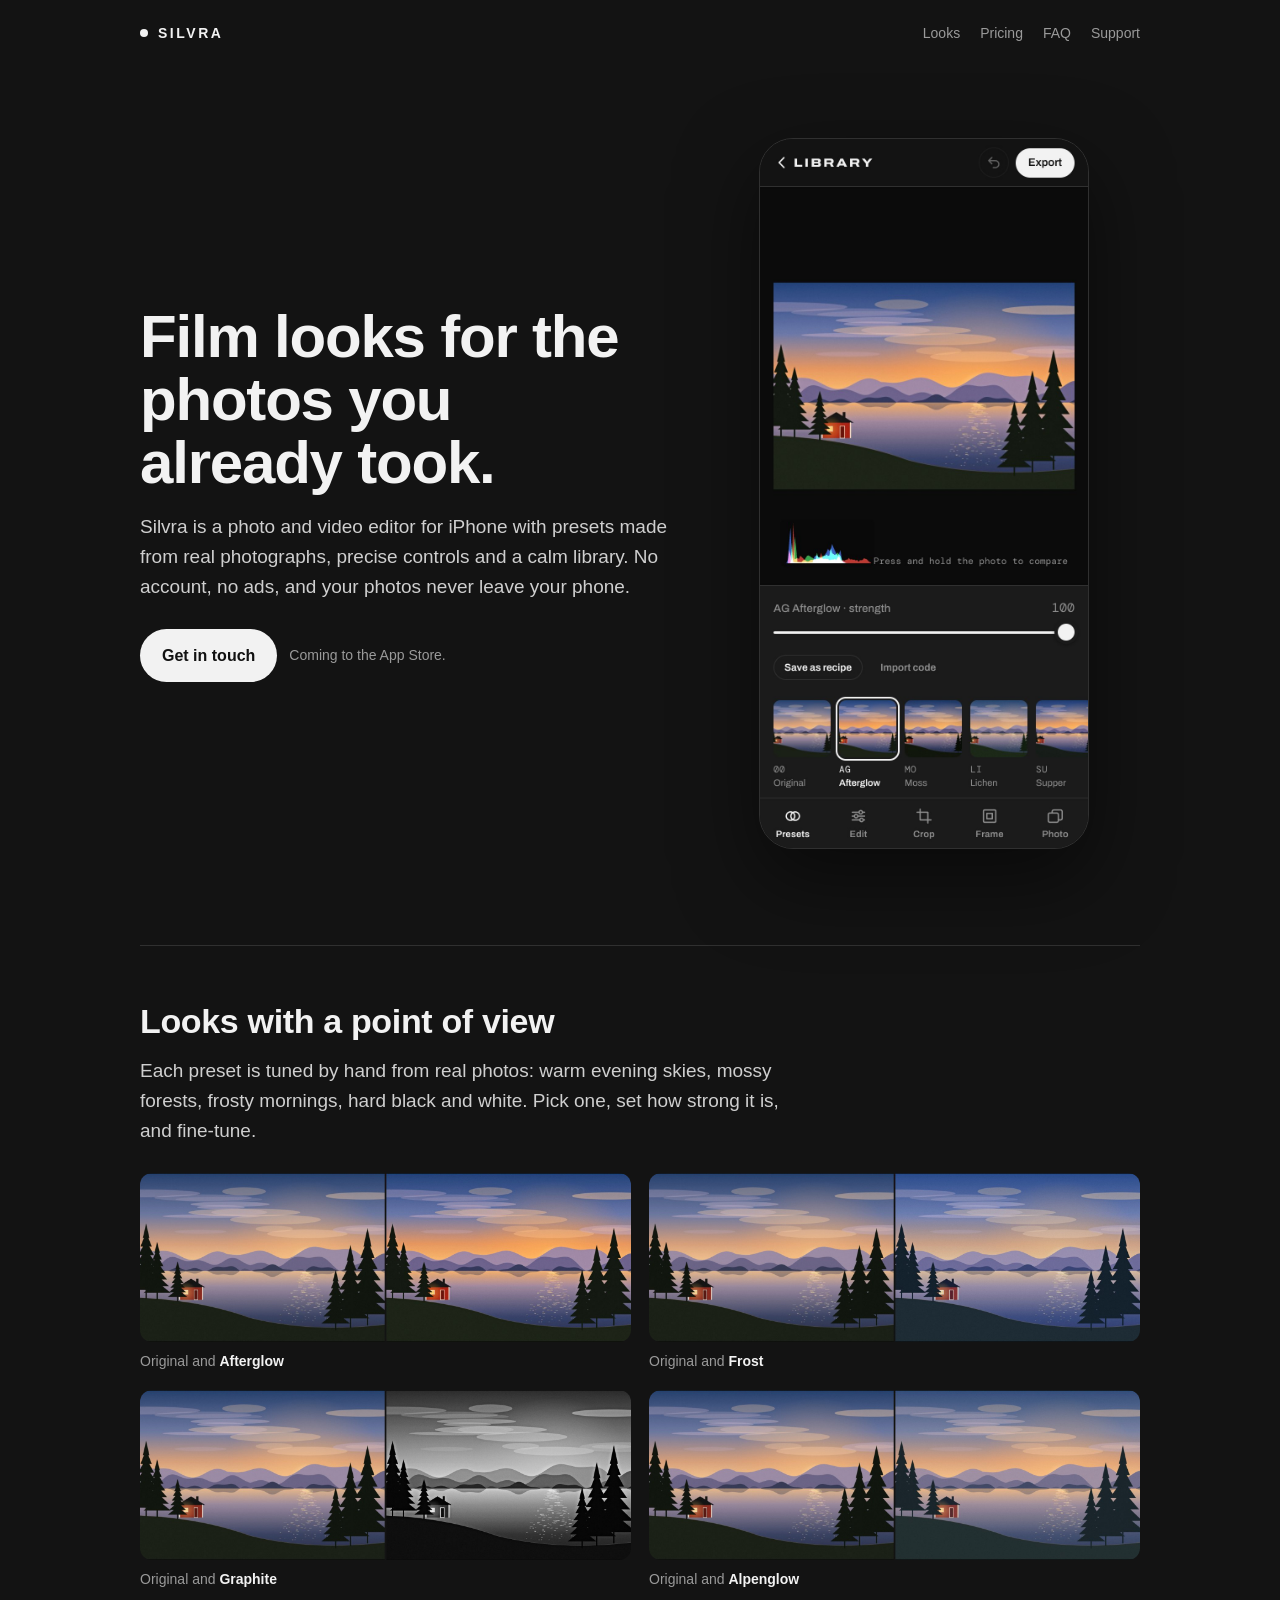
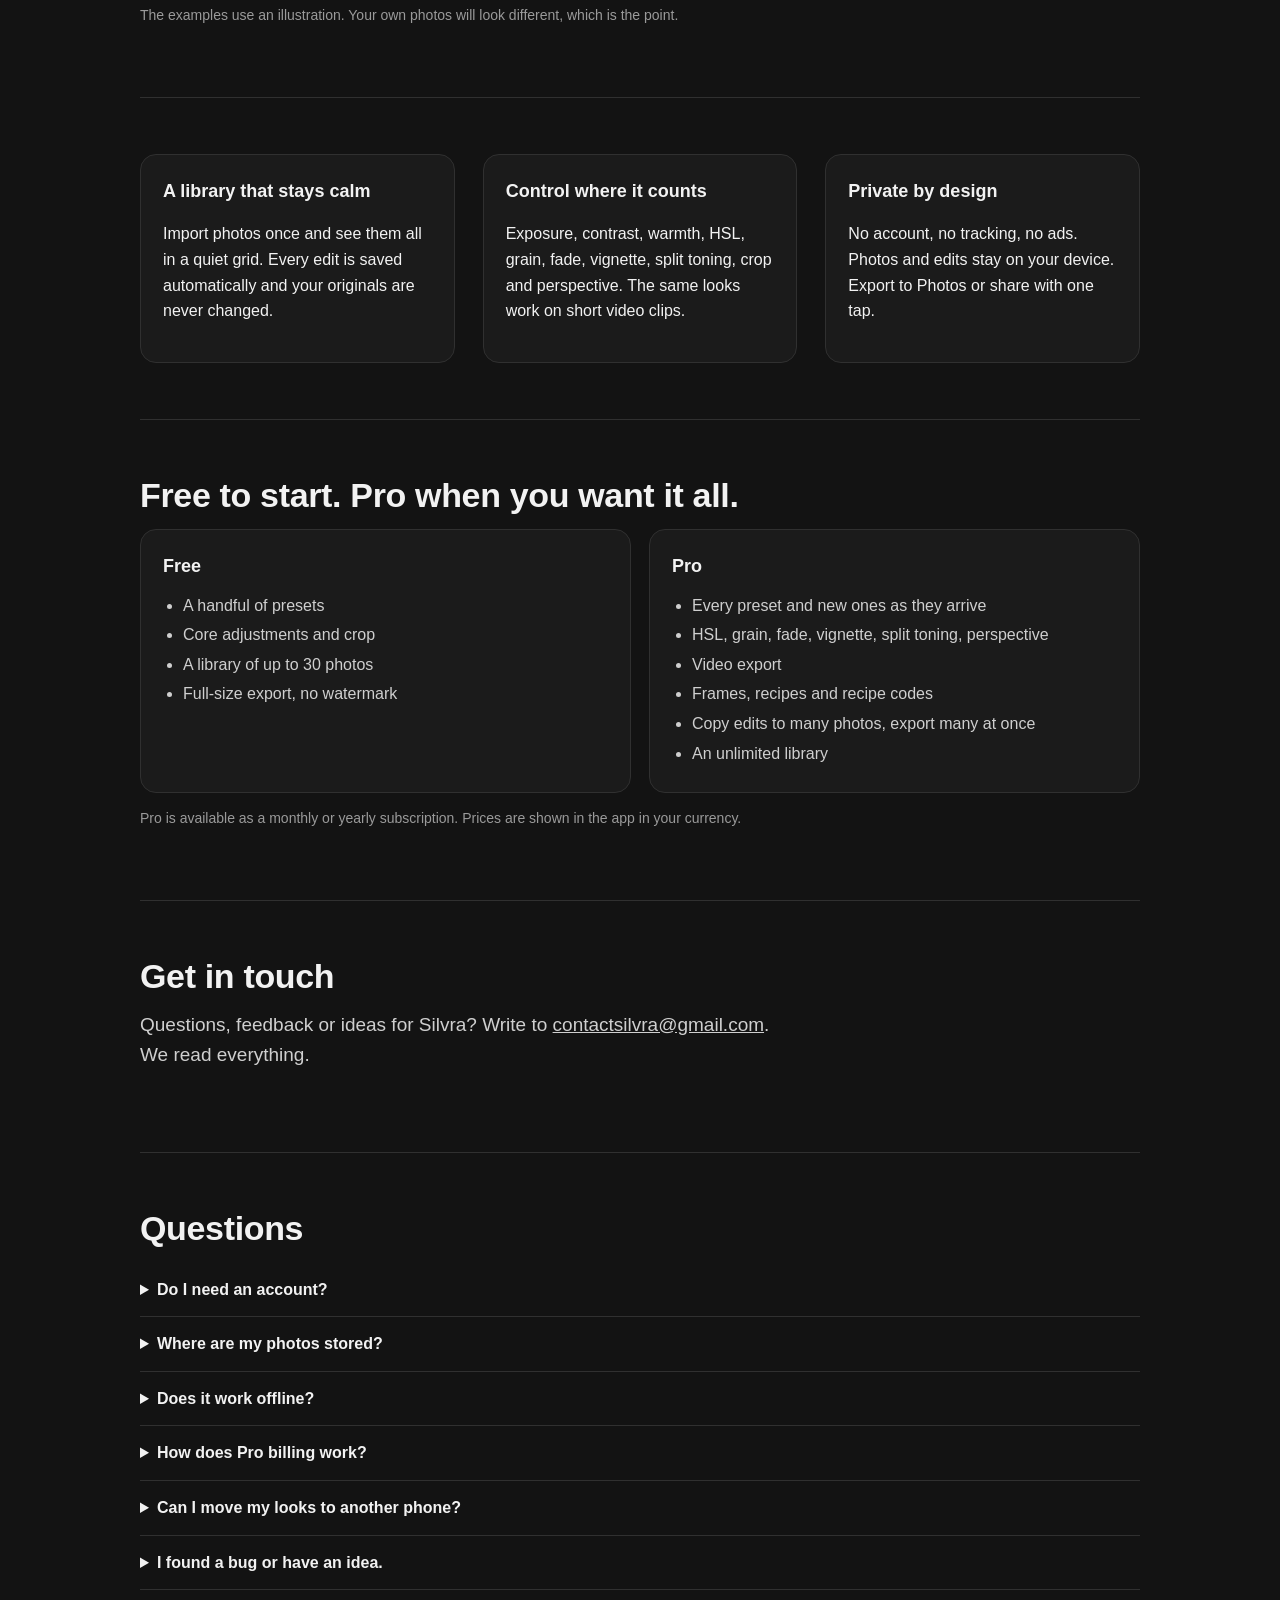
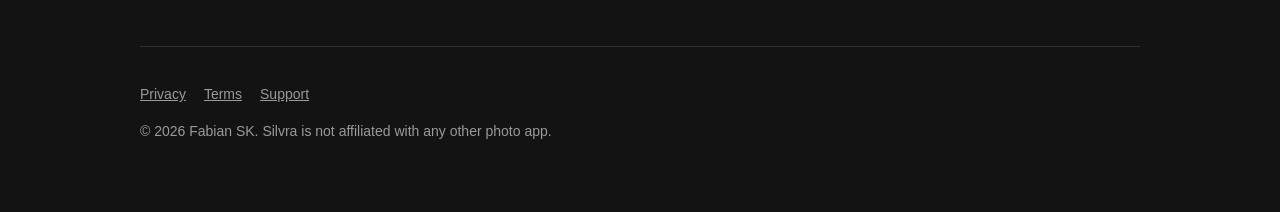
<file: index.html>
<!DOCTYPE html>
<html lang="en">
<head>
<meta charset="utf-8">
<meta name="viewport" content="width=device-width,initial-scale=1">
<title>Silvra: film looks and a calm library for your photos</title>
<meta name="description" content="Silvra is a photo editor for iPhone with film-inspired presets, fine control and a private library. No account, no ads, nothing leaves your phone.">
<meta property="og:title" content="Silvra">
<meta property="og:description" content="Film-inspired presets and a calm library for your photos. No account. Nothing leaves your phone.">
<meta property="og:image" content="img/before-after-afterglow.jpg">
<link rel="stylesheet" href="style.css">
</head>
<body>
<div class="wrap">
  <header class="top">
    <a class="logo" href="./"><i></i>Silvra</a>
    <nav class="top"><a href="#looks">Looks</a><a href="#pricing">Pricing</a><a href="#faq">FAQ</a><a href="support.html">Support</a></nav>
  </header>

  <div class="hero">
    <div>
      <h1>Film looks for the photos you already took.</h1>
      <p class="lead">Silvra is a photo and video editor for iPhone with presets made from real photographs, precise controls and a calm library. No account, no ads, and your photos never leave your phone.</p>
      <div class="row">
        <a class="btn" href="#contact">Get in touch</a>
        <span class="small">Coming to the App Store.</span>
      </div>
    </div>
    <div class="phone"><img src="img/app-presets.jpg" alt="Silvra editing a photo with the Afterglow preset" width="780" height="1688"></div>
  </div>

  <section id="looks">
    <h2>Looks with a point of view</h2>
    <p class="lead">Each preset is tuned by hand from real photos: warm evening skies, mossy forests, frosty mornings, hard black and white. Pick one, set how strong it is, and fine-tune.</p>
    <div class="ba">
      <figure><img src="img/before-after-afterglow.jpg" alt="Before and after with the Afterglow preset" loading="lazy"><figcaption>Original and <b>Afterglow</b></figcaption></figure>
      <figure><img src="img/before-after-frost.jpg" alt="Before and after with the Frost preset" loading="lazy"><figcaption>Original and <b>Frost</b></figcaption></figure>
      <figure><img src="img/before-after-graphite.jpg" alt="Before and after with the Graphite preset" loading="lazy"><figcaption>Original and <b>Graphite</b></figcaption></figure>
      <figure><img src="img/before-after-alpenglow.jpg" alt="Before and after with the Alpenglow preset" loading="lazy"><figcaption>Original and <b>Alpenglow</b></figcaption></figure>
    </div>
    <p class="small">The examples use an illustration. Your own photos will look different, which is the point.</p>
  </section>

  <section>
    <div class="grid3">
      <div class="card"><h3>A library that stays calm</h3><p>Import photos once and see them all in a quiet grid. Every edit is saved automatically and your originals are never changed.</p></div>
      <div class="card"><h3>Control where it counts</h3><p>Exposure, contrast, warmth, HSL, grain, fade, vignette, split toning, crop and perspective. The same looks work on short video clips.</p></div>
      <div class="card"><h3>Private by design</h3><p>No account, no tracking, no ads. Photos and edits stay on your device. Export to Photos or share with one tap.</p></div>
    </div>
  </section>

  <section id="pricing">
    <h2>Free to start. Pro when you want it all.</h2>
    <div class="plans">
      <div class="card"><h3>Free</h3><ul><li>A handful of presets</li><li>Core adjustments and crop</li><li>A library of up to 30 photos</li><li>Full-size export, no watermark</li></ul></div>
      <div class="card"><h3>Pro</h3><ul><li>Every preset and new ones as they arrive</li><li>HSL, grain, fade, vignette, split toning, perspective</li><li>Video export</li><li>Frames, recipes and recipe codes</li><li>Copy edits to many photos, export many at once</li><li>An unlimited library</li></ul></div>
    </div>
    <p class="small">Pro is available as a monthly or yearly subscription. Prices are shown in the app in your currency.</p>
  </section>

  <section id="contact">
    <h2>Get in touch</h2>
    <p class="lead">Questions, feedback or ideas for Silvra? Write to <a href="mailto:contactsilvra@gmail.com">contactsilvra@gmail.com</a>. We read everything.</p>
  </section>

  <section id="faq">
    <h2>Questions</h2>
    <details><summary>Do I need an account?</summary><p>No. There is no sign-up and no login. Silvra works the moment you open it.</p></details>
    <details><summary>Where are my photos stored?</summary><p>On your device, inside the app. We do not upload your photos or edits anywhere. Your originals are kept as they are, and edits are saved separately.</p></details>
    <details><summary>Does it work offline?</summary><p>Yes. Editing, the library and export all work without a connection. Only buying or restoring Pro needs the internet.</p></details>
    <details><summary>How does Pro billing work?</summary><p>Pro is billed through your Apple ID. Subscriptions renew automatically until you cancel in your Apple ID settings, at least 24 hours before the period ends.</p></details>
    <details><summary>Can I move my looks to another phone?</summary><p>Yes. Save a look as a recipe and share its code. Paste the code on another device to get the same look.</p></details>
    <details><summary>I found a bug or have an idea.</summary><p>Please write to <a href="mailto:contactsilvra@gmail.com">contactsilvra@gmail.com</a>. We read everything.</p></details>
  </section>

  <footer>
    <a href="privacy.html">Privacy</a><a href="terms.html">Terms</a><a href="support.html">Support</a>
    <p>© 2026 Fabian SK. Silvra is not affiliated with any other photo app.</p>
  </footer>
</div>
</body>
</html>
</file>
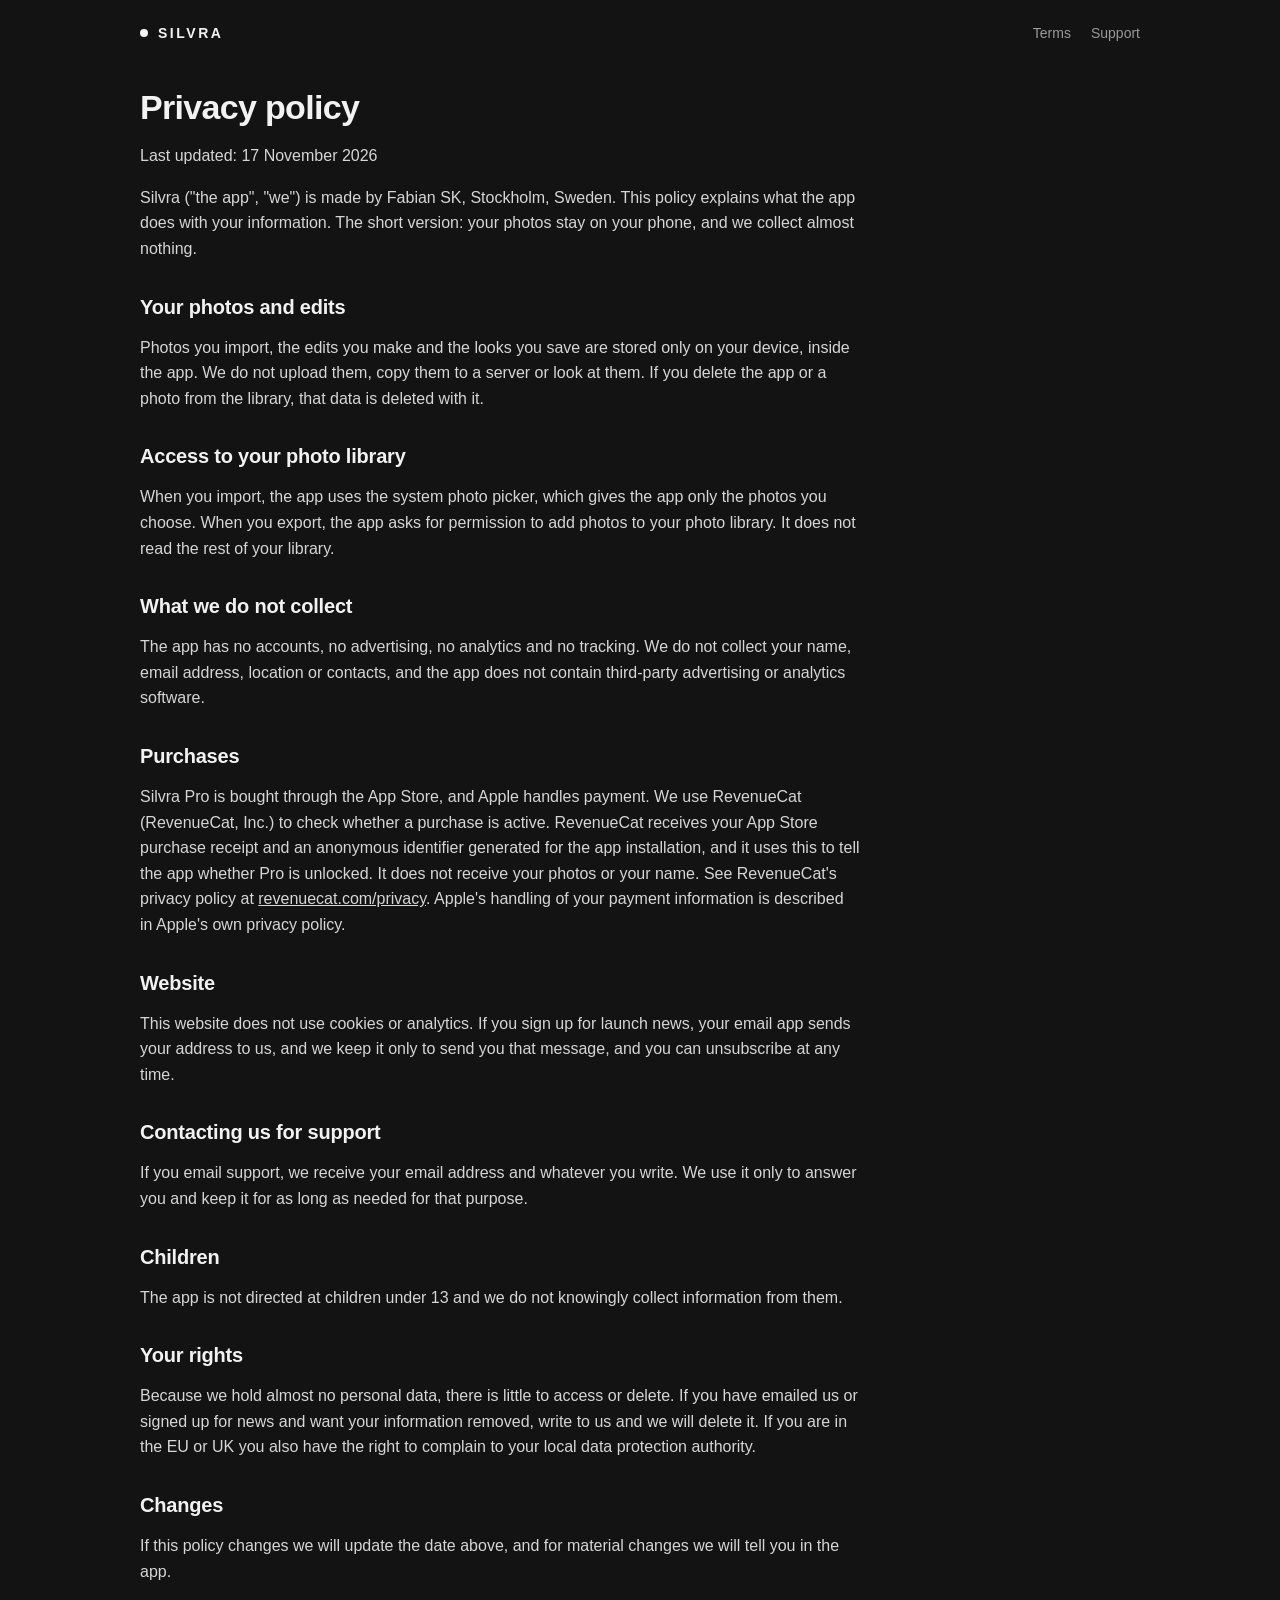
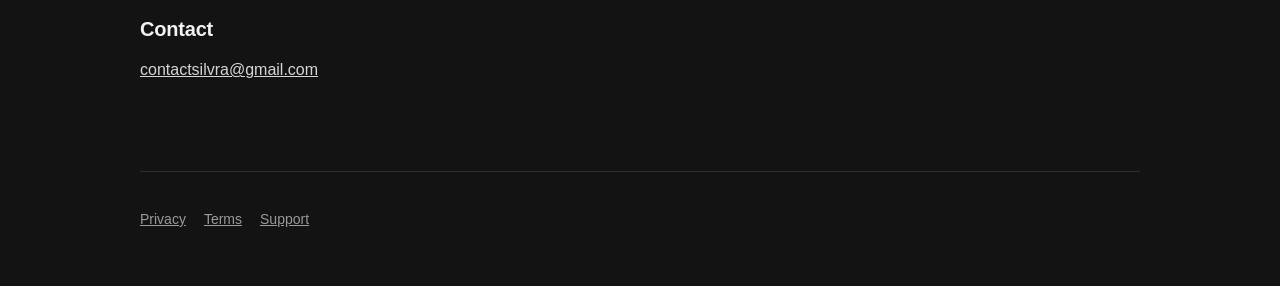
<file: privacy.html>
<!DOCTYPE html>
<html lang="en"><head><meta charset="utf-8"><meta name="viewport" content="width=device-width,initial-scale=1"><title>Privacy policy · Silvra</title><link rel="stylesheet" href="style.css"></head>
<body><div class="wrap">
<header class="top"><a class="logo" href="./"><i></i>Silvra</a><nav class="top"><a href="terms.html">Terms</a><a href="support.html">Support</a></nav></header>
<article class="doc">
<h1>Privacy policy</h1>
<p>Last updated: 17 November 2026</p>
<p>Silvra ("the app", "we") is made by Fabian SK, Stockholm, Sweden. This policy explains what the app does with your information. The short version: your photos stay on your phone, and we collect almost nothing.</p>

<h2>Your photos and edits</h2>
<p>Photos you import, the edits you make and the looks you save are stored only on your device, inside the app. We do not upload them, copy them to a server or look at them. If you delete the app or a photo from the library, that data is deleted with it.</p>

<h2>Access to your photo library</h2>
<p>When you import, the app uses the system photo picker, which gives the app only the photos you choose. When you export, the app asks for permission to add photos to your photo library. It does not read the rest of your library.</p>

<h2>What we do not collect</h2>
<p>The app has no accounts, no advertising, no analytics and no tracking. We do not collect your name, email address, location or contacts, and the app does not contain third-party advertising or analytics software.</p>

<h2>Purchases</h2>
<p>Silvra Pro is bought through the App Store, and Apple handles payment. We use RevenueCat (RevenueCat, Inc.) to check whether a purchase is active. RevenueCat receives your App Store purchase receipt and an anonymous identifier generated for the app installation, and it uses this to tell the app whether Pro is unlocked. It does not receive your photos or your name. See RevenueCat's privacy policy at <a href="https://www.revenuecat.com/privacy">revenuecat.com/privacy</a>. Apple's handling of your payment information is described in Apple's own privacy policy.</p>

<h2>Website</h2>
<p>This website does not use cookies or analytics. If you sign up for launch news, your email app sends your address to us, and we keep it only to send you that message, and you can unsubscribe at any time.</p>

<h2>Contacting us for support</h2>
<p>If you email support, we receive your email address and whatever you write. We use it only to answer you and keep it for as long as needed for that purpose.</p>

<h2>Children</h2>
<p>The app is not directed at children under 13 and we do not knowingly collect information from them.</p>

<h2>Your rights</h2>
<p>Because we hold almost no personal data, there is little to access or delete. If you have emailed us or signed up for news and want your information removed, write to us and we will delete it. If you are in the EU or UK you also have the right to complain to your local data protection authority.</p>

<h2>Changes</h2>
<p>If this policy changes we will update the date above, and for material changes we will tell you in the app.</p>

<h2>Contact</h2>
<p><a href="mailto:contactsilvra@gmail.com">contactsilvra@gmail.com</a></p>
</article>
<footer><a href="privacy.html">Privacy</a><a href="terms.html">Terms</a><a href="support.html">Support</a></footer>
</div></body></html>
</file>
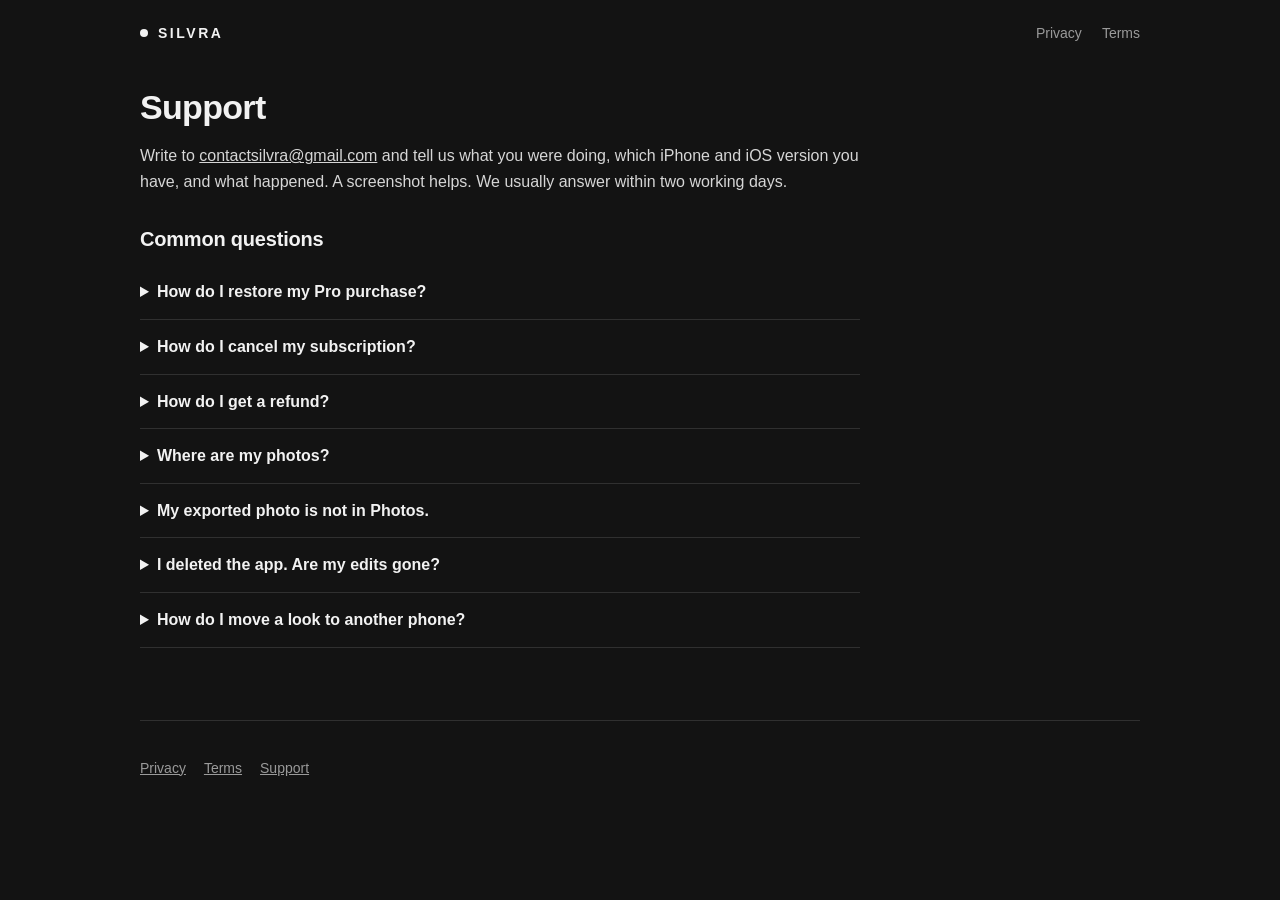
<file: support.html>
<!DOCTYPE html>
<html lang="en"><head><meta charset="utf-8"><meta name="viewport" content="width=device-width,initial-scale=1"><title>Support · Silvra</title><link rel="stylesheet" href="style.css"></head>
<body><div class="wrap">
<header class="top"><a class="logo" href="./"><i></i>Silvra</a><nav class="top"><a href="privacy.html">Privacy</a><a href="terms.html">Terms</a></nav></header>
<article class="doc">
<h1>Support</h1>
<p>Write to <a href="mailto:contactsilvra@gmail.com">contactsilvra@gmail.com</a> and tell us what you were doing, which iPhone and iOS version you have, and what happened. A screenshot helps. We usually answer within two working days.</p>

<h2>Common questions</h2>
<details><summary>How do I restore my Pro purchase?</summary><p>Open the library, tap Upgrade, then tap Restore purchases. Use the same Apple ID that you bought with.</p></details>
<details><summary>How do I cancel my subscription?</summary><p>Open Settings on your iPhone, tap your name, then Subscriptions, choose Silvra and tap Cancel. You keep Pro until the end of the period you already paid for.</p></details>
<details><summary>How do I get a refund?</summary><p>Refunds are handled by Apple. Go to <a href="https://reportaproblem.apple.com">reportaproblem.apple.com</a>, sign in, and choose the purchase.</p></details>
<details><summary>Where are my photos?</summary><p>Your originals stay in your normal Photos library. Silvra keeps its own copy of the photos you import, plus your edits, inside the app. Deleting a photo from the Silvra library does not delete it from Photos.</p></details>
<details><summary>My exported photo is not in Photos.</summary><p>Tap Save to Photos in the export sheet and allow adding photos when iOS asks. If you tapped Don't Allow, open Settings, Silvra, Photos and choose Add Photos Only.</p></details>
<details><summary>I deleted the app. Are my edits gone?</summary><p>Yes. Edits and the app's copies of your photos are stored inside the app, so they are removed with it. Your originals in Photos are not affected.</p></details>
<details><summary>How do I move a look to another phone?</summary><p>Save the look as a recipe on the Presets tab, tap Copy code, send the code to yourself, and paste it under Import code on the other phone. Recipes need Pro.</p></details>
</article>
<footer><a href="privacy.html">Privacy</a><a href="terms.html">Terms</a><a href="support.html">Support</a></footer>
</div></body></html>
</file>
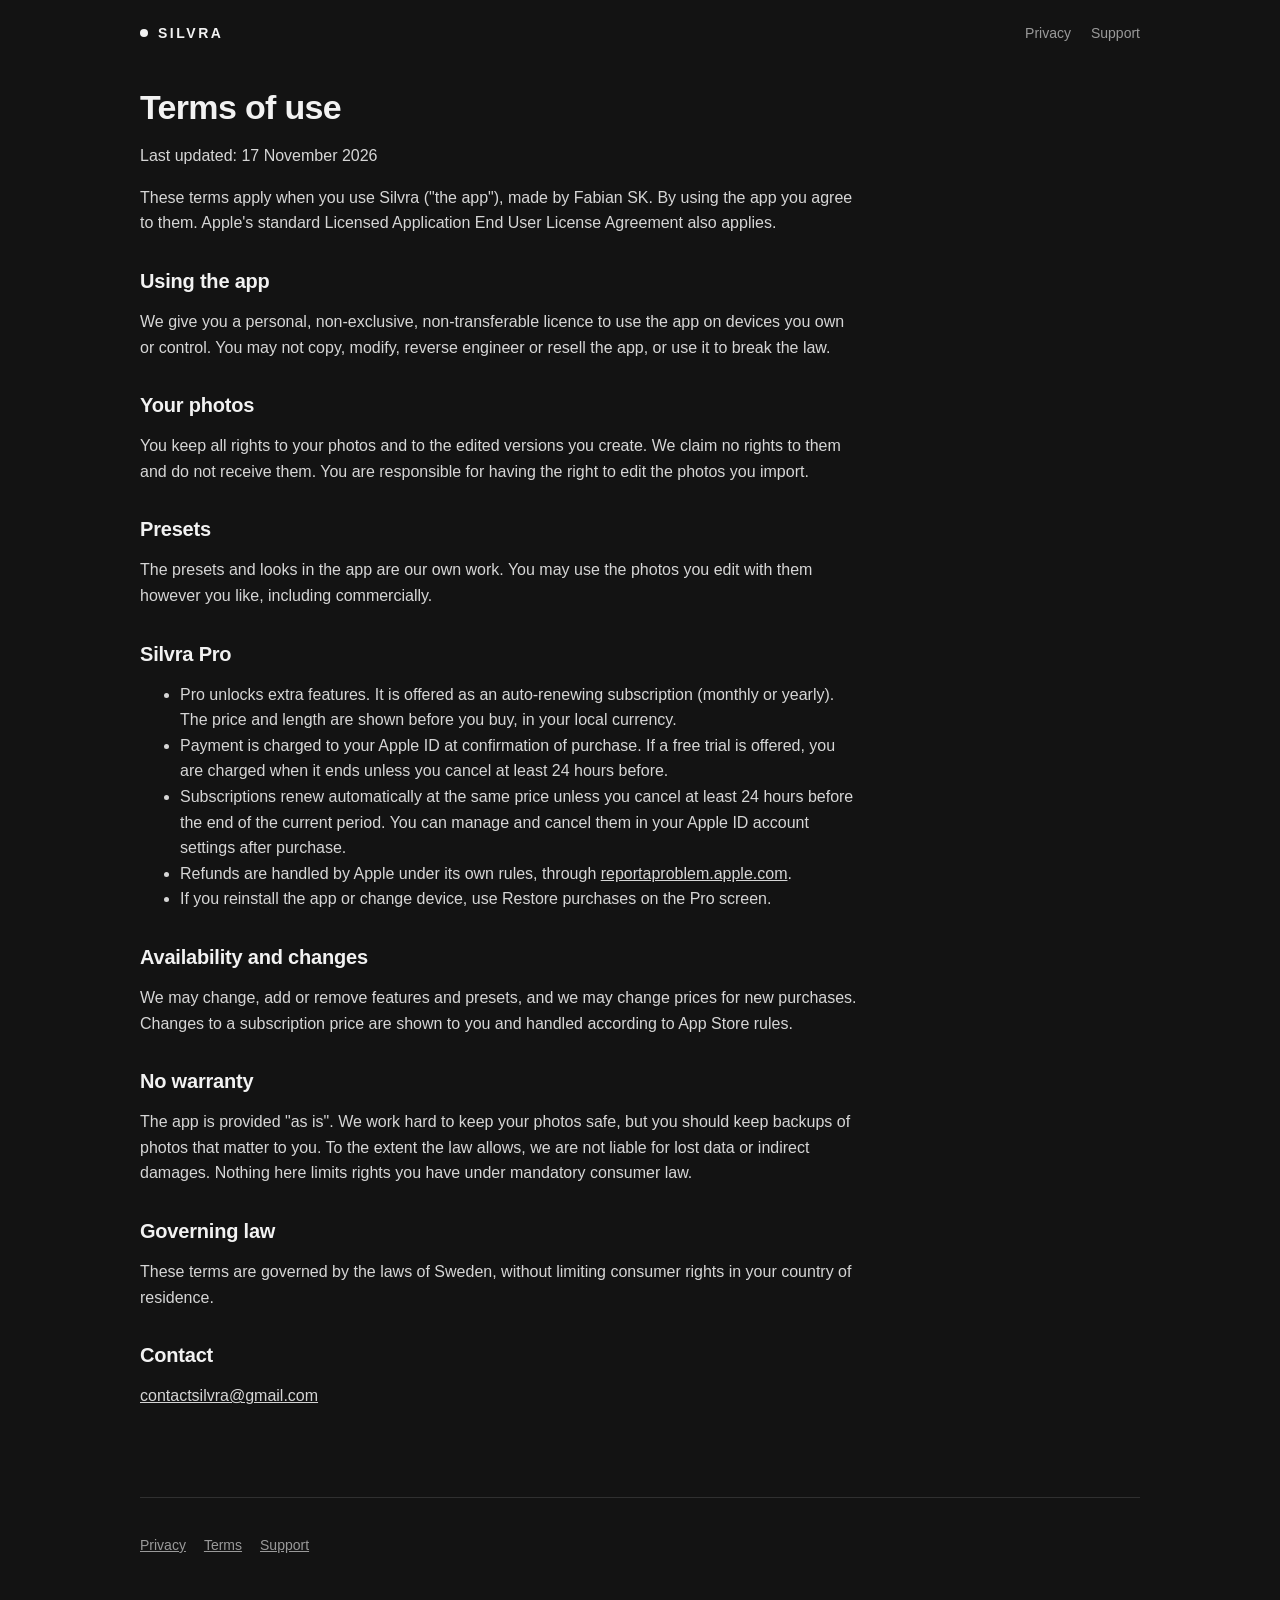
<file: terms.html>
<!DOCTYPE html>
<html lang="en"><head><meta charset="utf-8"><meta name="viewport" content="width=device-width,initial-scale=1"><title>Terms of use · Silvra</title><link rel="stylesheet" href="style.css"></head>
<body><div class="wrap">
<header class="top"><a class="logo" href="./"><i></i>Silvra</a><nav class="top"><a href="privacy.html">Privacy</a><a href="support.html">Support</a></nav></header>
<article class="doc">
<h1>Terms of use</h1>
<p>Last updated: 17 November 2026</p>
<p>These terms apply when you use Silvra ("the app"), made by Fabian SK. By using the app you agree to them. Apple's standard Licensed Application End User License Agreement also applies.</p>

<h2>Using the app</h2>
<p>We give you a personal, non-exclusive, non-transferable licence to use the app on devices you own or control. You may not copy, modify, reverse engineer or resell the app, or use it to break the law.</p>

<h2>Your photos</h2>
<p>You keep all rights to your photos and to the edited versions you create. We claim no rights to them and do not receive them. You are responsible for having the right to edit the photos you import.</p>

<h2>Presets</h2>
<p>The presets and looks in the app are our own work. You may use the photos you edit with them however you like, including commercially.</p>

<h2>Silvra Pro</h2>
<ul>
<li>Pro unlocks extra features. It is offered as an auto-renewing subscription (monthly or yearly). The price and length are shown before you buy, in your local currency.</li>
<li>Payment is charged to your Apple ID at confirmation of purchase. If a free trial is offered, you are charged when it ends unless you cancel at least 24 hours before.</li>
<li>Subscriptions renew automatically at the same price unless you cancel at least 24 hours before the end of the current period. You can manage and cancel them in your Apple ID account settings after purchase.</li>
<li>Refunds are handled by Apple under its own rules, through <a href="https://reportaproblem.apple.com">reportaproblem.apple.com</a>.</li>
<li>If you reinstall the app or change device, use Restore purchases on the Pro screen.</li>
</ul>

<h2>Availability and changes</h2>
<p>We may change, add or remove features and presets, and we may change prices for new purchases. Changes to a subscription price are shown to you and handled according to App Store rules.</p>

<h2>No warranty</h2>
<p>The app is provided "as is". We work hard to keep your photos safe, but you should keep backups of photos that matter to you. To the extent the law allows, we are not liable for lost data or indirect damages. Nothing here limits rights you have under mandatory consumer law.</p>

<h2>Governing law</h2>
<p>These terms are governed by the laws of Sweden, without limiting consumer rights in your country of residence.</p>

<h2>Contact</h2>
<p><a href="mailto:contactsilvra@gmail.com">contactsilvra@gmail.com</a></p>
</article>
<footer><a href="privacy.html">Privacy</a><a href="terms.html">Terms</a><a href="support.html">Support</a></footer>
</div></body></html>
</file>
<file: style.css>
:root{--bg:#131313;--panel:#1b1b1b;--line:#303030;--fg:#f2f2f2;--muted:#9a9a9a;color-scheme:dark}
*{box-sizing:border-box}
html{-webkit-text-size-adjust:100%}
body{margin:0;background:var(--bg);color:var(--fg);font:16px/1.6 -apple-system,BlinkMacSystemFont,"Segoe UI",Roboto,Helvetica,Arial,sans-serif;-webkit-font-smoothing:antialiased}
a{color:inherit}
.wrap{max-width:1040px;margin:0 auto;padding:0 20px}
header.top{display:flex;align-items:center;justify-content:space-between;padding:20px 0}
.logo{font-weight:800;letter-spacing:.18em;text-transform:uppercase;font-size:14px;text-decoration:none;display:flex;align-items:center;gap:10px}
.logo i{width:8px;height:8px;border-radius:50%;background:var(--fg);display:block}
nav.top a{margin-left:20px;color:var(--muted);text-decoration:none;font-size:14px}
nav.top a:hover{color:var(--fg)}
.hero{display:grid;gap:40px;align-items:center;padding:40px 0 64px}
@media(min-width:860px){.hero{grid-template-columns:1.1fr .9fr;padding:72px 0 96px}}
h1{font-size:clamp(34px,6vw,60px);line-height:1.05;margin:0 0 18px;letter-spacing:-.02em}
h2{font-size:clamp(24px,3.4vw,34px);line-height:1.15;margin:0 0 14px;letter-spacing:-.01em}
h3{font-size:18px;margin:0 0 6px}
.lead{font-size:19px;color:#cfcfcf;max-width:34em;margin:0 0 26px}
.btn{display:inline-block;background:var(--fg);color:#111;text-decoration:none;font-weight:700;padding:14px 22px;border-radius:999px;border:0;font-size:16px;cursor:pointer}
.btn.ghost{background:none;color:var(--fg);border:1px solid var(--line)}
.row{display:flex;gap:12px;flex-wrap:wrap;align-items:center}
.small{color:var(--muted);font-size:14px}
.phone{width:min(100%,330px);margin:0 auto;border-radius:34px;border:1px solid var(--line);overflow:hidden;box-shadow:0 30px 80px rgba(0,0,0,.5)}
.phone img{display:block;width:100%;height:auto}
section{padding:56px 0;border-top:1px solid var(--line)}
.grid3{display:grid;gap:28px}
@media(min-width:760px){.grid3{grid-template-columns:repeat(3,1fr)}}
.card{background:var(--panel);border:1px solid var(--line);border-radius:16px;padding:22px}
.ba{display:grid;gap:18px}
@media(min-width:760px){.ba{grid-template-columns:1fr 1fr}}
.ba figure{margin:0}
.ba img{width:100%;height:auto;display:block;border-radius:12px}
.ba figcaption{margin-top:8px;color:var(--muted);font-size:14px}
.ba figcaption b{color:var(--fg)}
.plans{display:grid;gap:18px}
@media(min-width:760px){.plans{grid-template-columns:1fr 1fr}}
.plans ul{margin:12px 0 0;padding-left:20px;color:#cfcfcf}
.plans li{margin:4px 0}
details{border-bottom:1px solid var(--line);padding:14px 0}
summary{cursor:pointer;font-weight:600}
details p{color:#cfcfcf;margin:10px 0 0}
form.signup{display:flex;gap:10px;flex-wrap:wrap}
form.signup input{flex:1 1 220px;min-width:0;background:var(--panel);border:1px solid var(--line);color:var(--fg);border-radius:999px;padding:14px 18px;font-size:16px}
footer{padding:36px 0 56px;border-top:1px solid var(--line);color:var(--muted);font-size:14px}
footer a{margin-right:18px}
article.doc{max-width:720px;padding:24px 0 72px}
article.doc h1{font-size:34px}
article.doc h2{font-size:20px;margin-top:34px}
article.doc p,article.doc li{color:#d6d6d6}
.todo{background:#2a2410;border:1px solid #5a4a14;color:#f0e2a8;border-radius:10px;padding:10px 14px;font-size:14px}
</file>
